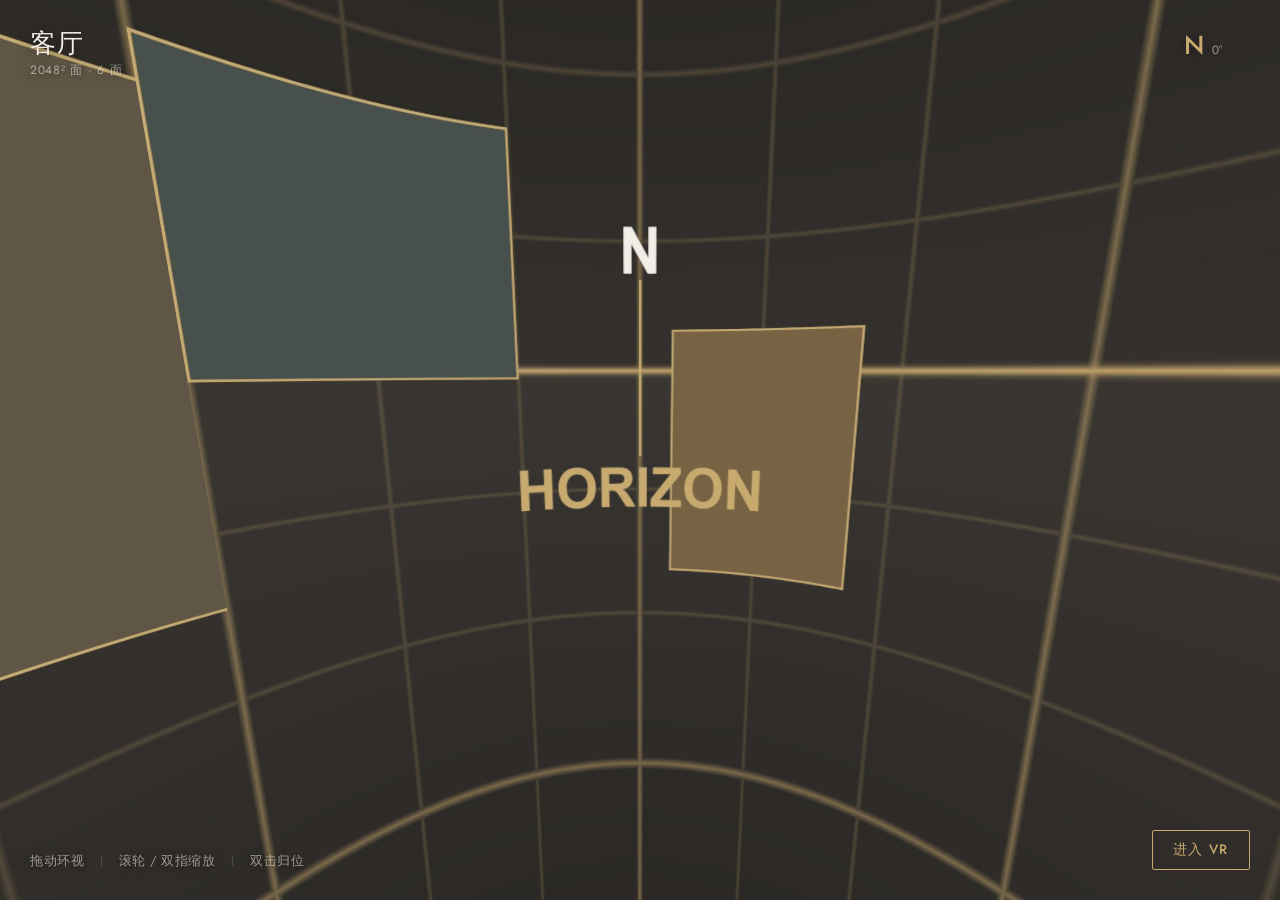
<file: index.html>
<!DOCTYPE html>
<html lang="zh-CN">
<head>
<meta charset="utf-8">
<meta name="viewport" content="width=device-width, initial-scale=1, viewport-fit=cover">
<title>客厅 · 全景环视</title>
<link rel="preconnect" href="https://fonts.googleapis.com">
<link rel="preconnect" href="https://fonts.gstatic.com" crossorigin>
<link href="https://fonts.googleapis.com/css2?family=Jost:wght@400;500&display=swap" rel="stylesheet">
<link rel="stylesheet" href="./style.css">
</head>
<body>

<canvas id="view"></canvas>

<!-- 加载状态：切面解码期间显示，避免黑屏 -->
<div id="boot" class="boot">
  <div class="boot__inner">
    <div class="boot__label">正在展开全景</div>
    <div class="boot__bar"><span id="bootFill"></span></div>
  </div>
</div>

<!-- 顶部：场景名与朝向刻度 -->
<header class="hud hud--top">
  <div class="scene">
    <span class="scene__name" id="sceneName">客厅</span>
    <span class="scene__meta" id="sceneMeta">2048² 面 · 6 面</span>
  </div>
  <div class="compass" aria-hidden="true">
    <span class="compass__needle" id="compassNeedle">N</span>
    <span class="compass__deg" id="compassDeg">0°</span>
  </div>
</header>

<!-- 底部：操作提示与 VR 入口 -->
<footer class="hud hud--bottom">
  <p class="hint">
    <span>拖动环视</span>
    <span>滚轮 / 双指缩放</span>
    <span>双击归位</span>
  </p>
  <button id="vrBtn" class="vr" type="button" hidden>进入 VR</button>
</footer>

<!-- 错误提示 -->
<div id="err" class="err" hidden role="alert"></div>

<script type="importmap">
{
  "imports": {
    "three": "./vendor/three/build/three.module.js",
    "three/addons/": "./vendor/three/examples/jsm/"
  }
}
</script>
<script type="module" src="./app.js"></script>
</body>
</html>
</file>
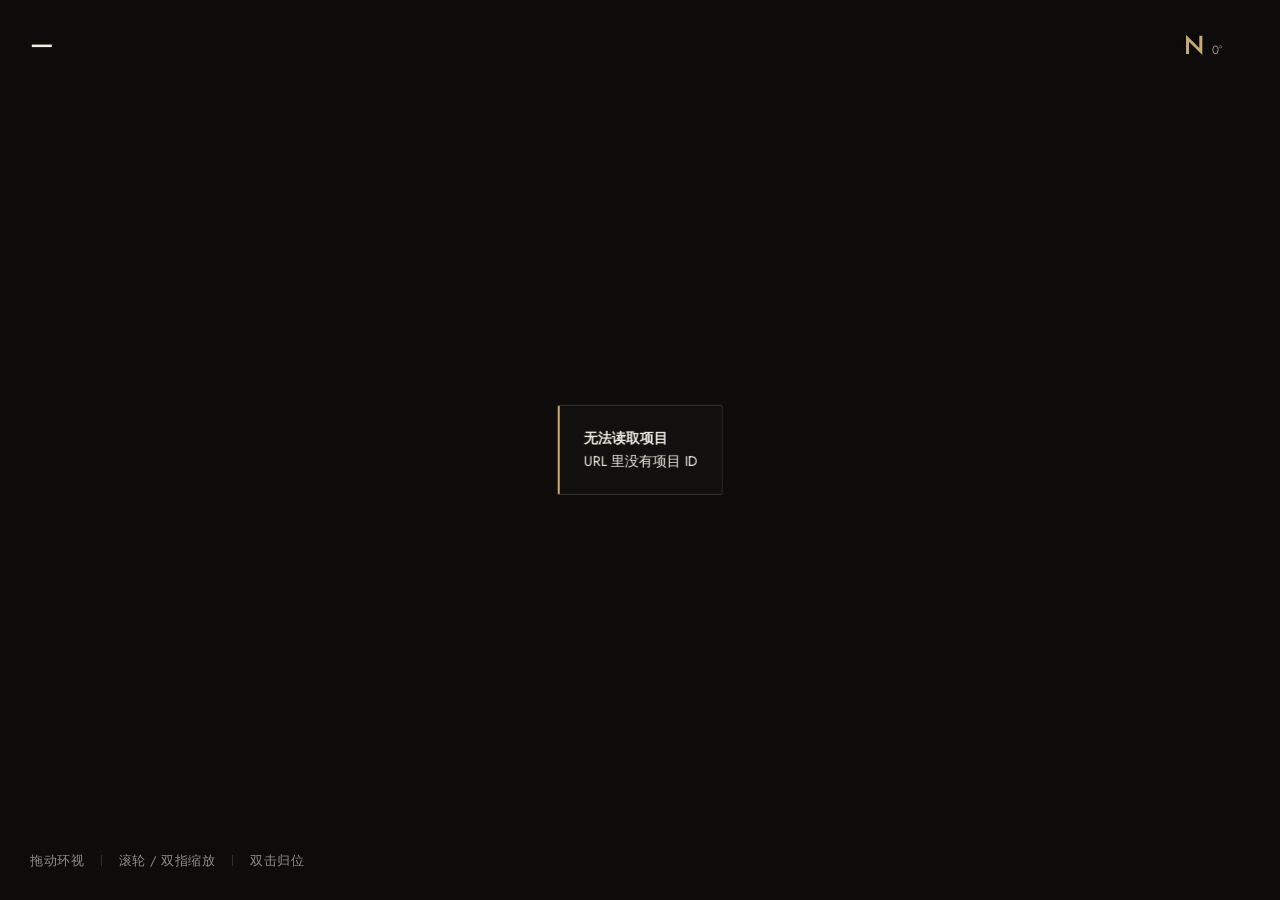
<file: web/preview.html>
<!DOCTYPE html>
<html lang="zh-CN">
<head>
<meta charset="utf-8">
<meta name="viewport" content="width=device-width, initial-scale=1, viewport-fit=cover">
<title>全景环视</title>
<link rel="preconnect" href="https://fonts.googleapis.com">
<link rel="preconnect" href="https://fonts.gstatic.com" crossorigin>
<link href="https://fonts.googleapis.com/css2?family=Jost:wght@400;500&display=swap" rel="stylesheet">
<link rel="stylesheet" href="/style.css">
<link rel="stylesheet" href="/web/preview.css">
</head>
<body>

<canvas id="view"></canvas>

<!-- 加载状态 -->
<div id="boot" class="boot">
  <div class="boot__inner">
    <div class="boot__label">正在展开全景</div>
    <div class="boot__bar"><span id="bootFill"></span></div>
  </div>
</div>

<!-- 顶部：场景名与朝向刻度 -->
<header class="hud hud--top">
  <div class="scene">
    <span class="scene__name" id="sceneName">—</span>
    <span class="scene__meta" id="sceneMeta"></span>
  </div>
  <div class="compass" aria-hidden="true">
    <span class="compass__needle" id="compassNeedle">N</span>
    <span class="compass__deg" id="compassDeg">0°</span>
  </div>
</header>

<!-- 底部：提示 + VR -->
<footer class="hud hud--bottom">
  <p class="hint">
    <span>拖动环视</span>
    <span>滚轮 / 双指缩放</span>
    <span>双击归位</span>
  </p>
  <button id="vrBtn" class="vr" type="button" hidden>进入 VR</button>
</footer>

<!-- 场景切换条：只有多个场景时才显示 -->
<nav id="scenes" class="scenes" hidden aria-label="场景切换"></nav>

<!-- 切换场景时的进度条。
     注意这里不能用整屏遮罩：早先用一个 inset:0 的近黑遮罩做"过渡"，
     结果切场景的整段时间（要下载并解码 6 张 2048² 的图，可能好几百毫秒
     到几秒）屏幕全黑、连 HUD 一起盖住，看起来像崩了。
     现在改成顶部一条细进度线，旧画面保持可见，切好的一瞬间原子换图。 -->
<div id="loadbar" class="loadbar" hidden><span id="loadbarFill"></span></div>

<div id="err" class="err" hidden role="alert"></div>

<script type="importmap">
{
  "imports": {
    "three": "/vendor/three/build/three.module.js",
    "three/addons/": "/vendor/three/examples/jsm/"
  }
}
</script>
<script>
// 从 URL 取出项目 id：/p/<8位十六进制>
const PANO_PROJECT = (location.pathname.match(/^\/p\/([0-9a-f]{8})$/) || [])[1];
</script>
<script type="module" src="/web/preview.js"></script>
<script type="module" src="/app.js"></script>
</body>
</html>
</file>
<file: style.css>
/* 客厅全景环视 —— 视觉基调
   图像是唯一的主角，界面是浮在照片上的精密仪器，不是卡片套件。
   配色取自照片本身：暖石材 (168,158,148) 与室内灯光的黄铜色。 */

:root {
  /* 底色：暖调近黑，让画面外的留白读作"未点亮的空间"而不是 UI 灰 */
  --void:   #0E0D0C;
  --panel:  rgba(20, 18, 17, 0.72);
  --ink:    #F2EDE6;
  --ink-dim:rgba(242, 237, 230, 0.58);
  --rule:   rgba(242, 237, 230, 0.16);
  /* 唯一强调色：室内灯光的旧黄铜 */
  --brass:  #C8A96E;

  --strip:  clamp(16px, 2.4vw, 30px);
  --font: "Jost", "PingFang SC", "Hiragino Sans GB", "Microsoft YaHei", system-ui, sans-serif;
}

* { box-sizing: border-box; }

html, body {
  margin: 0;
  height: 100%;
  background: var(--void);
  color: var(--ink);
  font-family: var(--font);
  font-weight: 400;
  overflow: hidden;
  -webkit-font-smoothing: antialiased;
}

/* 画布铺满视口；视口变化时由 JS 同步分辨率 */
#view {
  position: fixed;
  inset: 0;
  width: 100%;
  height: 100%;
  display: block;
  cursor: grab;
  touch-action: none;
}
#view:active { cursor: grabbing; }
#view:focus-visible { outline: 2px solid var(--brass); outline-offset: -4px; }

/* ---------- HUD：贴边浮层 ---------- */
.hud {
  position: fixed;
  z-index: 2;
  display: flex;
  gap: var(--strip);
  pointer-events: none;          /* 默认穿透，只有控件本身可点 */
  padding: var(--strip);
}
.hud > * { pointer-events: auto; }

.hud--top {
  inset: 0 0 auto 0;
  align-items: flex-start;
  justify-content: space-between;
}

.hud--bottom {
  inset: auto 0 0 0;
  align-items: flex-end;
  justify-content: space-between;
}

/* ---------- 场景名 ---------- */
.scene {
  display: flex;
  flex-direction: column;
  gap: 0.32em;
}
.scene__name {
  font-size: clamp(19px, 2.3vw, 26px);
  font-weight: 500;
  letter-spacing: 0.02em;
  line-height: 1;
  text-shadow: 0 1px 14px rgba(0, 0, 0, 0.6);
}
.scene__meta {
  font-size: 12px;
  color: var(--ink-dim);
  letter-spacing: 0.06em;
  font-variant-numeric: tabular-nums;
  text-shadow: 0 1px 10px rgba(0, 0, 0, 0.6);
}

/* ---------- 罗盘：真实的朝向读数，不是装饰 ---------- */
.compass {
  display: flex;
  align-items: baseline;
  gap: 0.5em;
  padding-top: 0.15em;
}
.compass__needle {
  font-size: clamp(19px, 2.3vw, 26px);
  font-weight: 500;
  color: var(--brass);
  line-height: 1;
  min-width: 1.4em;
  text-align: right;
  text-shadow: 0 1px 14px rgba(0, 0, 0, 0.6);
}
.compass__deg {
  font-size: 12px;
  color: var(--ink-dim);
  font-variant-numeric: tabular-nums;
  letter-spacing: 0.06em;
  min-width: 3.2em;
  text-shadow: 0 1px 10px rgba(0, 0, 0, 0.6);
}

/* ---------- 底部操作提示 ---------- */
.hint {
  margin: 0;
  display: flex;
  flex-wrap: wrap;
  gap: 0.5em 1.35em;
  font-size: 12.5px;
  color: var(--ink-dim);
  letter-spacing: 0.04em;
  text-shadow: 0 1px 10px rgba(0, 0, 0, 0.6);
}
/* 用细分隔线代替圆点，和顶部的读数形成同一套仪器语言 */
.hint span + span::before {
  content: "";
  display: inline-block;
  width: 1px;
  height: 0.85em;
  margin-right: 1.35em;
  vertical-align: -0.08em;
  background: var(--rule);
}
/* 触摸设备上"滚轮"提示无意义，改说双指 */
@media (hover: none) {
  .hint span:nth-child(2) { display: none; }
}

/* ---------- VR 按钮：唯一的实心控件，把注意力收在一处 ---------- */
.vr {
  appearance: none;
  border: 1px solid var(--brass);
  background: transparent;
  color: var(--brass);
  font: inherit;
  font-size: 13.5px;
  font-weight: 500;
  letter-spacing: 0.1em;
  padding: 0.72em 1.5em;
  border-radius: 2px;
  cursor: pointer;
  transition: background-color 180ms ease, color 180ms ease, transform 180ms ease;
  backdrop-filter: blur(8px);
}
.vr:hover { background: var(--brass); color: var(--void); }
.vr:active { transform: scale(0.975); }
.vr:focus-visible { outline: 2px solid var(--brass); outline-offset: 3px; }
.vr:disabled {
  border-color: var(--rule);
  color: var(--ink-dim);
  cursor: default;
  background: transparent;
  transform: none;
}

/* ---------- 加载 ---------- */
.boot {
  position: fixed;
  inset: 0;
  z-index: 3;
  display: grid;
  place-items: center;
  background: var(--void);
  transition: opacity 620ms ease, visibility 620ms;
}
.boot--done { opacity: 0; visibility: hidden; }

.boot__inner { display: grid; gap: 1.1em; justify-items: center; }
.boot__label {
  font-size: 13px;
  letter-spacing: 0.16em;
  color: var(--ink-dim);
}
.boot__bar {
  width: min(232px, 46vw);
  height: 1px;
  background: var(--rule);
  overflow: hidden;
}
.boot__bar span {
  display: block;
  height: 100%;
  width: 0%;
  background: var(--brass);
  transition: width 260ms ease;
}

/* ---------- 错误 ---------- */
.err {
  position: fixed;
  z-index: 4;
  left: 50%;
  top: 50%;
  transform: translate(-50%, -50%);
  max-width: min(460px, 86vw);
  padding: 1.5em 1.7em;
  background: var(--panel);
  border: 1px solid var(--rule);
  border-left: 2px solid var(--brass);
  border-radius: 2px;
  backdrop-filter: blur(14px);
  font-size: 14px;
  line-height: 1.65;
  color: var(--ink);
}
.err code {
  font-size: 12.5px;
  color: var(--brass);
  word-break: break-all;
}

/* 尊重"减少动态效果"偏好 */
@media (prefers-reduced-motion: reduce) {
  .vr, .boot, .boot__bar span { transition: none; }
}

@media (max-width: 560px) {
  .scene__meta { display: none; }
  .hint { font-size: 11.5px; }
}
</file>
<file: web/preview.css>
/* 预览页在通用样式（/style.css）之上的补充：
   场景切换条 + 切换过渡。基础视觉沿用同一套 token。 */

/* ---------- 场景切换条 ---------- */
.scenes {
  position: fixed;
  z-index: 3;
  left: var(--strip);
  right: var(--strip);
  /* 放在底部提示的上面一行 */
  bottom: calc(var(--strip) + 62px);
  display: flex;
  gap: 10px;
  overflow-x: auto;
  padding-bottom: 6px;
  /* 让滚动条不抢戏 */
  scrollbar-width: thin;
  scrollbar-color: var(--rule) transparent;
}
/* 必须显式处理 hidden：
   UA 样式表里是 [hidden]{display:none}，优先级 (0,1,0)，
   和上面的 .scenes (0,1,0) 相同 —— 作者样式表会覆盖 UA 样式表，
   结果 hidden 属性形同虚设，单场景项目也会显示一条空条。
   所以这里用 [hidden] 提升到 (0,2,0) 明确压住。 */
.scenes[hidden] { display: none; }
.scenes::-webkit-scrollbar { height: 4px; }
.scenes::-webkit-scrollbar-thumb {
  background: var(--rule);
  border-radius: 2px;
}

.scene-chip {
  appearance: none;
  font: inherit;
  flex: 0 0 auto;
  display: grid;
  gap: 0;
  padding: 0;
  border: 1px solid var(--rule);
  border-radius: 2px;
  background: rgba(20, 18, 17, 0.72);
  backdrop-filter: blur(10px);
  color: var(--ink);
  cursor: pointer;
  overflow: hidden;
  position: relative;
  transition: border-color 160ms ease, transform 160ms ease;
}
.scene-chip:hover { border-color: var(--brass); }
.scene-chip:focus-visible {
  outline: 2px solid var(--brass);
  outline-offset: 2px;
}
.scene-chip--active { border-color: var(--brass); }
.scene-chip--active::after {
  /* 用一个细色条表示"当前"，不用粗边框，免得跳动 */
  content: "";
  position: absolute;
  inset: auto 0 0 0;
  height: 2px;
  background: var(--brass);
}

.scene-chip__img {
  display: block;
  width: 108px;
  height: 54px;
  object-fit: cover;
  background: #1a1817;
}
.scene-chip__label {
  display: block;
  padding: 0.35em 0.6em;
  font-size: 12px;
  letter-spacing: 0.03em;
  text-align: left;
  white-space: nowrap;
  overflow: hidden;
  text-overflow: ellipsis;
  max-width: 108px;
}
.scene-chip--active .scene-chip__label { color: var(--brass); }

/* ---------- 切换场景时的进度条 ----------
   一条贴在顶部的细线，代替原来"整屏变黑"的过渡。
   旧画面始终可见，进度是真实的（按 6 个面的加载完成数）。 */
.loadbar {
  position: fixed;
  z-index: 5;
  top: 0;
  left: 0;
  right: 0;
  height: 2px;
  background: transparent;
  pointer-events: none;
}
/* 显式压住 [hidden]：UA 的 [hidden]{display:none} 优先级和这里相同，
   作者样式会覆盖 UA 样式，不写这行 hidden 就失效。 */
.loadbar[hidden] { display: none; }
.loadbar > span {
  display: block;
  height: 100%;
  width: 0%;
  background: var(--brass);
  transition: width 160ms ease;
}

/* 正在加载的那个缩略图给个呼吸感，让用户知道点到了 */
.scene-chip--loading {
  border-color: var(--brass);
  opacity: 0.72;
}
.scene-chip--loading .scene-chip__label { color: var(--brass); }

@media (prefers-reduced-motion: reduce) {
  .loadbar > span, .scene-chip { transition: none; }
}

@media (max-width: 560px) {
  .scenes { bottom: calc(var(--strip) + 54px); }
  .scene-chip__img { width: 84px; height: 42px; }
  .scene-chip__label { max-width: 84px; font-size: 11px; }
}
</file>
